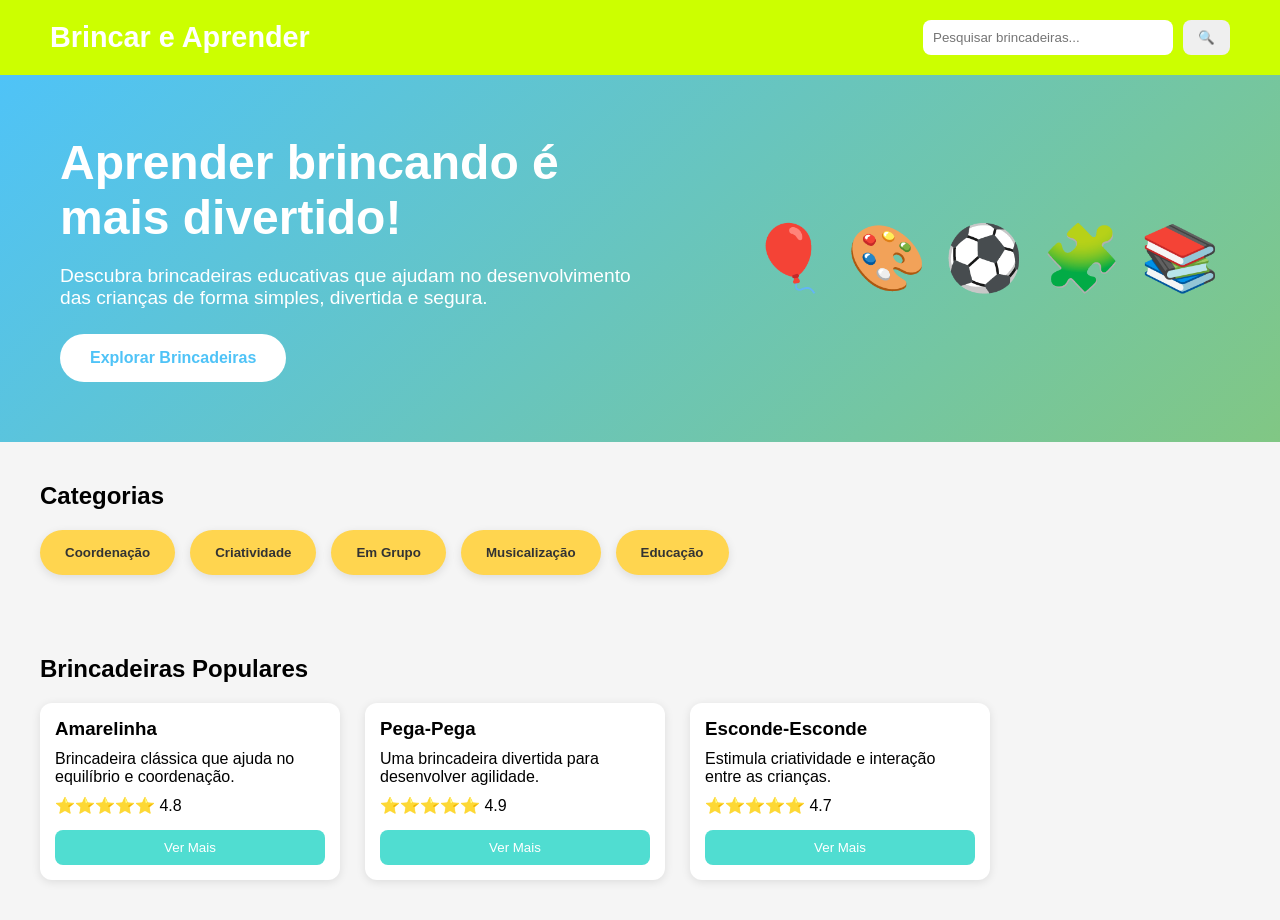
<file: js/pages/index.html>
<!DOCTYPE html>
<html lang="pt-BR">
<head>
    <meta charset="UTF-8">
    <meta name="viewport" content="width=device-width, initial-scale=1.0">
    <title>Brincar e Aprender</title>

    <link rel="stylesheet" href="../../css/style.css">
    <link rel="stylesheet" href="../../css/home.css">
</head>

<body>

    <header class="header">
        <div class="logo">
            <h1>Brincar e Aprender</h1>
        </div>

        <div class="pesquisa">
            <input
                type="text"
                placeholder="Pesquisar brincadeiras..."
                id="campoPesquisa"
            >
            <button>🔍</button>
        </div>
    </header>

    <section class="hero">

        <div class="hero-texto">
            <h2>Aprender brincando é mais divertido!</h2>

            <p>
                Descubra brincadeiras educativas que ajudam no desenvolvimento
                das crianças de forma simples, divertida e segura.
            </p>

            <button>Explorar Brincadeiras</button>
        </div>

        <div class="hero-emoji">
            🎈 🎨 ⚽ 🧩 📚
        </div>

    </section>

    <section class="categorias">
        <h2>Categorias</h2>

        <div class="categoria-botoes">
            <button> Coordenação</button>
            <button>Criatividade</button>
            <button> Em Grupo</button>
            <button> Musicalização</button>
            <button> Educação</button>
        </div>
    </section>

    <section class="brincadeiras">
        <h2>Brincadeiras Populares</h2>

        <div class="cards">

            <div class="card">
                <div class="card-conteudo">

                    <h3 class="nome-brincadeira">Amarelinha</h3>

                    <p>
                        Brincadeira clássica que ajuda no equilíbrio e coordenação.
                    </p>

                    <span>⭐⭐⭐⭐⭐ 4.8</span>

                    <button>Ver Mais</button>

                </div>
            </div>

            <div class="card">
                <div class="card-conteudo">

                    <h3 class="nome-brincadeira">Pega-Pega</h3>

                    <p>
                        Uma brincadeira divertida para desenvolver agilidade.
                    </p>

                    <span>⭐⭐⭐⭐⭐ 4.9</span>

                    <button>Ver Mais</button>

                </div>
            </div>

            <div class="card">
                <div class="card-conteudo">

                    <h3 class="nome-brincadeira">Esconde-Esconde</h3>

                    <p>
                        Estimula criatividade e interação entre as crianças.
                    </p>

                    <span>⭐⭐⭐⭐⭐ 4.7</span>

                    <button>Ver Mais</button>

                </div>
            </div>

        </div>
    </section>

<script src="../busca.js?v=1"></script>
</body>
</html>
</file>
<file: css/style.css>
*{
    margin:0;
    padding:0;
    box-sizing:border-box;
}

body{
    font-family: Arial, Helvetica, sans-serif;
    background-color:#f5f5f5;
}
</file>
<file: css/home.css>
/* ====================
       CABEÇA
 ====================== */

.header{
    display:flex;
    justify-content:space-between;
    align-items:center;

    padding:20px 50px;

    background-color:#ccff00;
    color:white;
}

.logo h1{
    font-size:1.8rem;
}

/*==================
BOTÃO DE PESQUISA
 ==================*/
.pesquisa{
    display:flex;
    gap:10px;
}

.pesquisa input{
    padding:10px;
    width:250px;

    border:none;
    border-radius:8px;
}

.pesquisa button{
    padding:10px 15px;

    border:none;
    border-radius:8px;

    cursor:pointer;
}

/* ====================
   CARDS
==================== */

.brincadeiras{
    padding:40px;
}

.brincadeiras h2{
    margin-bottom:20px;
}

.cards{
    display:flex;
    flex-wrap:wrap;
    gap:25px;
}

.card{
    width:300px;

    background:white;

    border-radius:12px;

    overflow:hidden;

    box-shadow:0 2px 10px rgba(0,0,0,0.1);

    transition:0.3s;
}

.card:hover{
    transform:translateY(-5px);
}

.card img{
    width:100%;
    height:180px;

    object-fit:cover;
}

.card-conteudo{
    padding:15px;
}

.card-conteudo h3{
    margin-bottom:10px;
}

.card-conteudo p{
    margin-bottom:10px;
}

.card-conteudo span{
    display:block;
    margin-bottom:15px;
}

.card-conteudo button{
    width:100%;

    padding:10px;

    border:none;

    border-radius:8px;

    background:#50ddd1;

    color:white;

    cursor:pointer;
}

/* ====================
   HERO
==================== */

.hero{
    display:flex;
    justify-content:space-between;
    align-items:center;

    padding:60px;

    background:linear-gradient(
        135deg,
        #4FC3F7,
        #81C784
    );

    color:white;
}

.hero-texto{
    max-width:600px;
}

.hero-texto h2{
    font-size:3rem;
    margin-bottom:20px;
}

.hero-texto p{
    font-size:1.2rem;
    margin-bottom:25px;
}

.hero-texto button{
    padding:15px 30px;

    border:none;
    border-radius:30px;

    font-size:1rem;
    cursor:pointer;

    background:white;
    color:#4FC3F7;
    font-weight:bold;
}

.hero-emoji{
    font-size:4rem;
}

/* ====================
   CATEGORIAS
==================== */

.categorias{
    padding:40px;
}

.categorias h2{
    margin-bottom:20px;
}

.categoria-botoes{
    display:flex;
    flex-wrap:wrap;
    gap:15px;
}

.categoria-botoes button{
    padding:15px 25px;

    border:none;
    border-radius:50px;

    background:#FFD54F;

    color:#333;

    font-weight:bold;

    box-shadow:0 3px 10px rgba(0,0,0,0.1);

    cursor:pointer;

    transition:0.3s;
}
</file>
